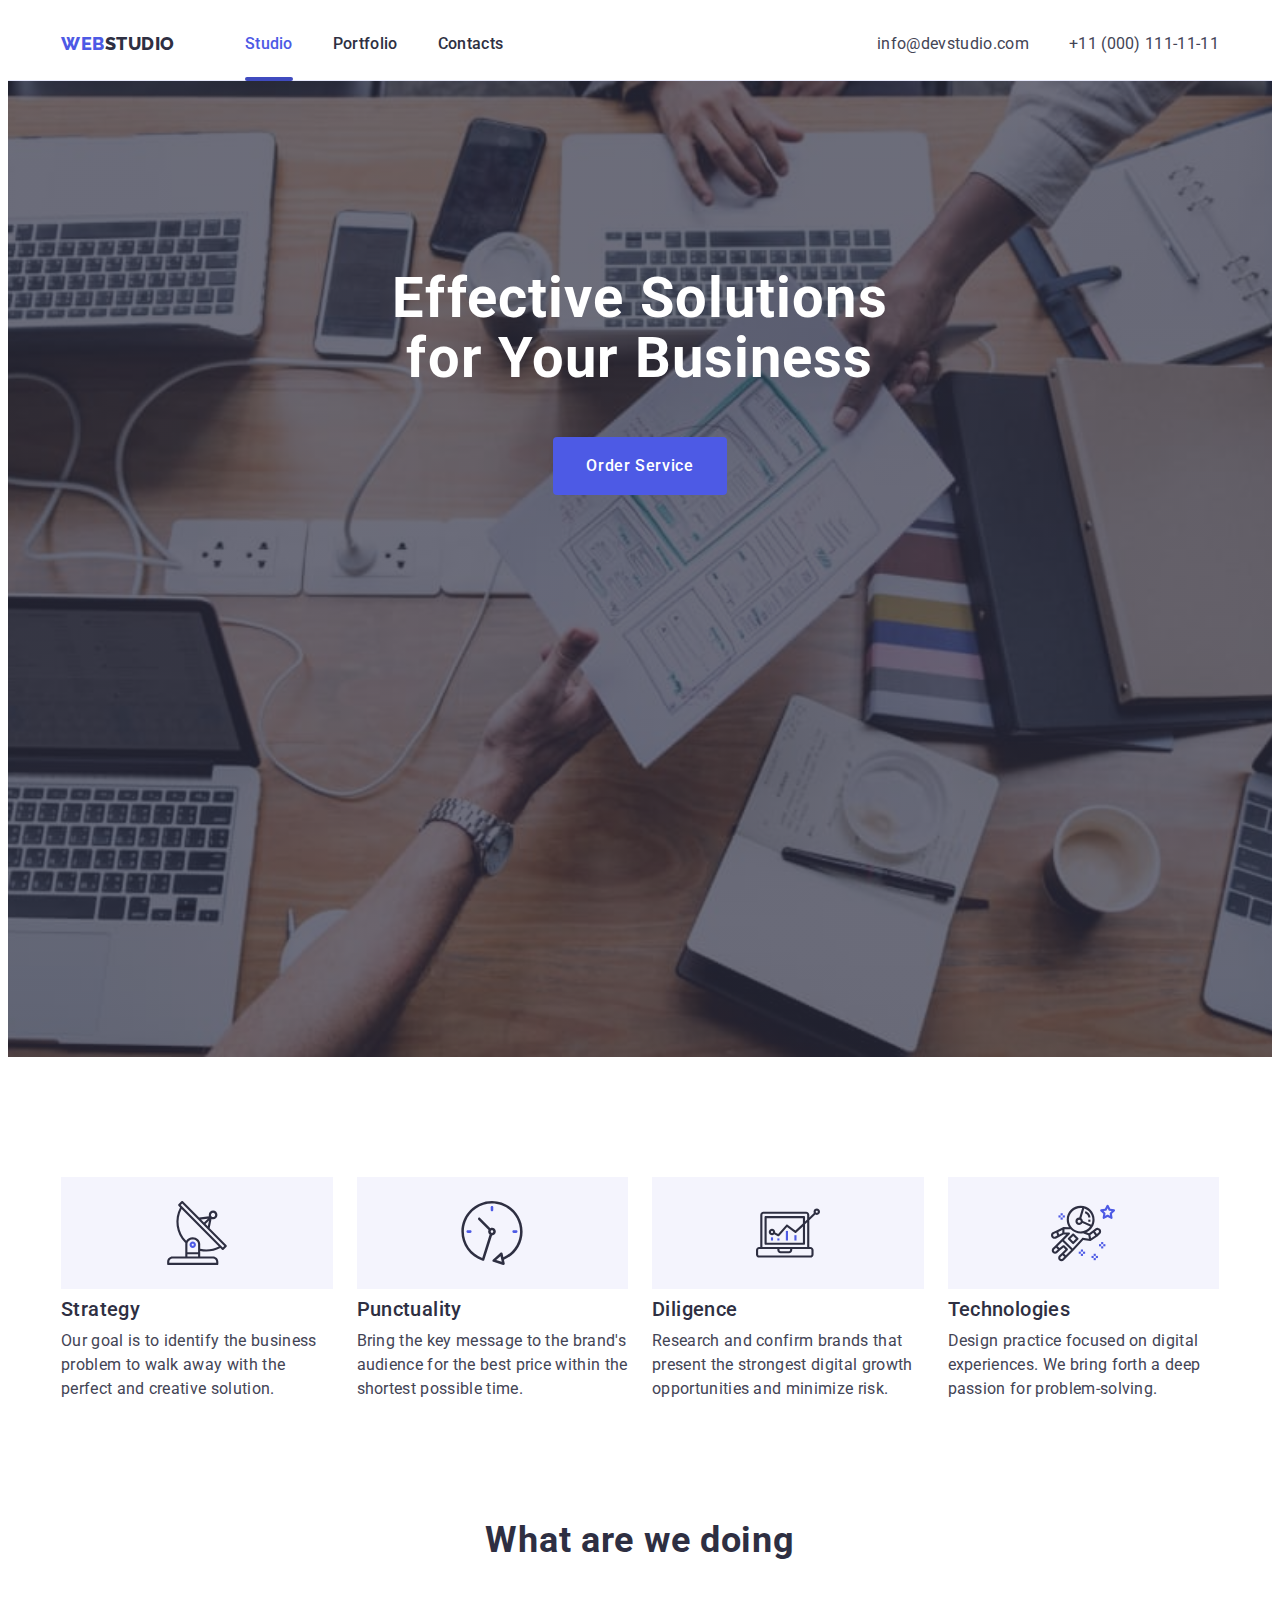
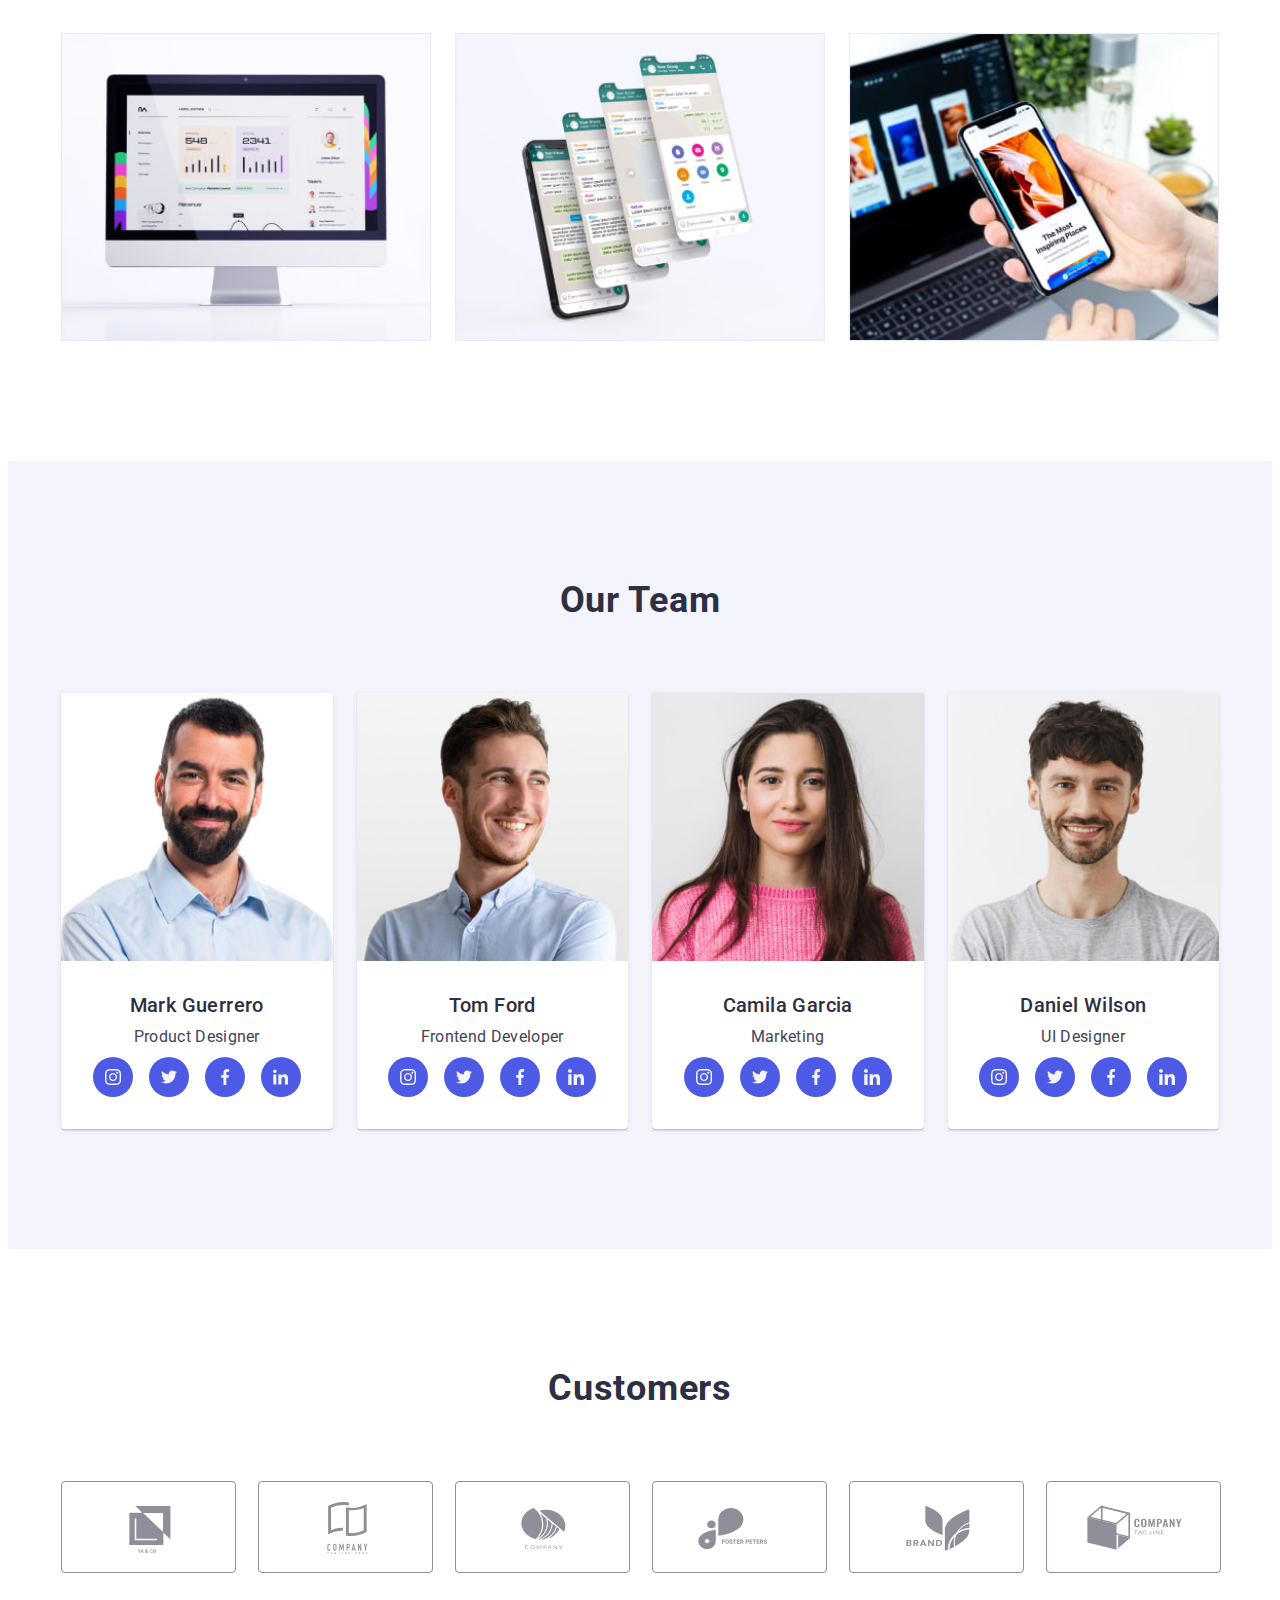
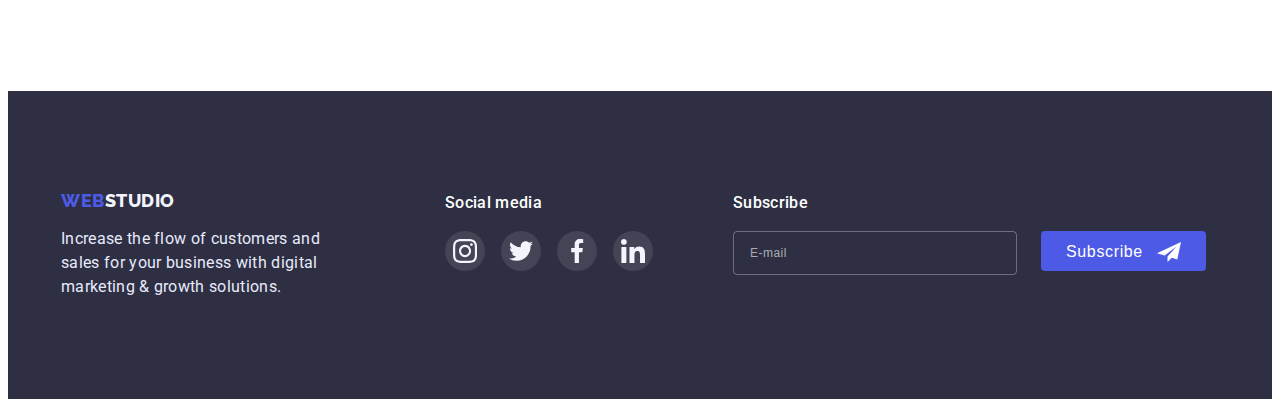
<file: index.html>
<!DOCTYPE html>
<html lang="en">
<head>
    <meta charset="UTF-8">
    <meta http-equiv="X-UA-Compatible" content="IE=edge">
    <meta name="viewport" content="width=device-width, initial-scale=1.0">
    <title>goit-markup-hw-07</title>
    <link rel="preconnect" href="https://fonts.googleapis.com"><link rel="preconnect" href="https://fonts.gstatic.com" crossorigin><link href="https://fonts.googleapis.com/css2?family=Raleway:wght@800&family=Roboto:wght@400;500;700&display=swap" rel="stylesheet">
    <link rel="stylesheet" href="https://cdnjs.cloudflare.com/ajax/libs/modern-normalize/1.1.0/modern-normalize.min.css" integrity="sha512-wpPYUAdjBVSE4KJnH1VR1HeZfpl1ub8YT/NKx4PuQ5NmX2tKuGu6U/JRp5y+Y8XG2tV+wKQpNHVUX03MfMFn9Q==" crossorigin="anonymous" referrerpolicy="no-referrer" />
    <link rel="stylesheet" href="./css/styles.css">
</head>
<body>
    <!-- Шапка сайту-->
    <header class="header">
        <div class="container header-container">
            <nav class="header-navigation">
                <a href="./index.html" class="header-logo link"> <span class="web-logo">Web</span>Studio</a>
                <ul class="header-site-list list">
                    <li class="header-item"><a href="./index.html" class="header-link link current">Studio</a></li>
                    <li class="header-item"><a href="./portfolio.html" class="header-link link">Portfolio</a></li>
                    <li class="header-item"><a href="" class="header-link link">Contacts</a></li>
                </ul> 
                <button type="button" data-menu-open class="menu-button is-open" width="40" height="40">
                    <svg width="32" height="22" >
                        <use class="icon-menu" href="./images/symbol-defs.svg#icon-poloskii"></use>
                    </svg>
                </button>
            </nav>
                <!-- Контакти -->
            <address class="header-adress">
                <ul class="header-nav-list list">
                    <li class="header-mail"><a href="mailto:info@devstudio.com" class="header-adress-link link">info@devstudio.com</a></li>
                    <li class="header-tel "><a href="tel:+110001111111" class="header-adress-link link">+11 (000) 111-11-11</a></li>
                </ul>
            </address>   
            <!-- Мобільне меню -->
        </div> 
        <div class="mob-menu is-hidden" data-menu >
            <div class="container-mob">
                <div>
                    <button type="button" data-menu-close class="modal-close is-close mode-modal-close ">
                            <svg width="8" height="8" class="rere">
                                <use class="icon-close" href="./images/symbol-defs.svg#icon-close-black"></use>
                            </svg>
                        </button>
                    <nav>
                        <ul class="mob-menu-site-list list">
                                <li class="mob-menu-item"><a href="./index.html" class="mob-menu-link link current">Studio</a></li>
                                <li class="mob-menu-item"><a href="./portfolio.html" class="mob-menu-link link">Portfolio</a></li>
                                <li class="mob-menu-item"><a href="" class="mob-menu-link link">Contacts</a></li>
                        </ul>
                    </nav> 
                </div>
                <div>
                    <address class="mob-menu-adress">
                        <ul class="mob-menu-nav-list list">
                            <li class="mob-tel"><a href="tel:+110001111111" class="mob-menu-tel link">+11 (000) 111-11-11</a></li>
                            <li class="mob-mail"><a href="mailto:info@devstudio.com" class="mob-menu-mail link">info@devstudio.com</a></li>
                        </ul>
                    </address>   
                    <ul class="mob-soc-list list">
                                        <li class="mob-soc-item"><a href="" class="mob-soc-link link"><svg class="team-soc-icon" width="24" height="24">
                                            <use href="./images/symbol-defs.svg#icon-instagram"></use>
                                        </svg></a></li>
                                        <li class="mob-soc-item"><a href="" class="mob-soc-link link"><svg class="team-soc-icon" width="24" height="24">
                                            <use href="./images/symbol-defs.svg#icon-twitter"></use>
                                        </svg></a></li>
                                        <li class="mob-soc-item"><a href="" class="mob-soc-link link"><svg class="team-soc-icon" width="24" height="24">
                                            <use href="./images/symbol-defs.svg#icon-facebook"></use>
                                        </svg></a></li>
                                        <li class="mob-soc-item"><a href="" class="mob-soc-link link"><svg class="team-soc-icon" width="24" height="24">
                                            <use href="./images/symbol-defs.svg#icon-linkedin"></use>
                                        </svg></a></li>
                                    </ul>
                </div>
            </div>
        </div>
        </div>
    </header>

    <main>
        <!--Назва сайту-->
        <section class="hero ">
            <div>
                <h1 class="hero-title">Effective Solutions for Your Business</h1>
                <button type="button" data-modal-open class="hero-button">Order Service</button>
            </div>
        </section>

        <!--Переваги-->
        <section class="features">
            <div class="container">
                <h2 class="hidden-title">Features </h2>
    
                <ul class="features-list list">
                    <li class="features-item icon-strategy">
                        <h3 class="features-title">Strategy</h3>
                        <p class="features-paragraph">Our goal is to identify the business
                            problem to walk away with the perfect and creative solution. </p>
                    </li>
                    <li class="features-item icon-punctuality">
                        <h3 class="features-title">Punctuality</h3>
                        <p class="features-paragraph">Bring the key message to the brand's audience for the best price within the shortest possible time. </p>
                    </li>
                    <li class="features-item icon-dilligence">
                        <h3 class="features-title">Diligence</h3>
                        <p class="features-paragraph">Research and confirm brands that present the strongest digital growth opportunities and minimize risk. </p>
                    </li>
                    <li class="features-item icon-technologiies">
                        <h3 class="features-title">Technologies</h3>
                        <p class="features-paragraph">Design practice focused on digital experiences. We bring forth a deep passion for problem-solving. </p>
                    </li>
                </ul>
            </div>
        </section>

        <!--Що ми робимо-->
        <section class="work">
            <div class="container">
                <h2 class="work-title">What are we doing</h2>
    
                <ul class="work-list list">
                    <li class="work-item"><img srcset ="./images/comp.jpg 1x, ./images/computer-2x.jpg 2x" src="./images/comp.jpg" alt="Computer" width="360"></li>
                    <li class="work-item"><img srcset ="./images/messenger.jpg 1x, ./images/screen-2x.jpg 2x" src="./images/messenger.jpg" alt="Messenger" width="360"></li>
                    <li class="work-item"><img srcset ="./images/iphone.jpg 1x, ./images/tel-2x.jpg 2x" src="./images/iphone.jpg" alt="Telephone" width="360"></li>
                </ul>
            </div>
        </section>

        <!--Наша команда-->
        <section class="team">
            <div class="container container-mini">
                <h2 class="team-title">Our Team</h2>
    
                <ul class="team-list list">
                    <li class="team-item">
                        <img 
                    srcset ="./images/mark.jpg 1x, ./images/mark-2x.jpg 2x"
                        src="./images/mark.jpg" alt="Mark Guerrero" width="264"/>
                        <div class="team-container">
                            <h3 class="team-name">Mark Guerrero</h3>
                            <p class="team-subtitle">Product Designer</p>
                            <ul class="team-soc-list list">
                                <li class="team-soc-item"><a href="" class="team-soc-link link"><svg class="team-soc-icon" width="16" height="16">
                                    <use href="./images/symbol-defs.svg#icon-instagram"></use>
                                </svg></a></li>
                                <li class="team-soc-item"><a href="" class="team-soc-link link"><svg class="team-soc-icon" width="16" height="16">
                                    <use href="./images/symbol-defs.svg#icon-twitter"></use>
                                </svg></a></li>
                                <li class="team-soc-item"><a href="" class="team-soc-link link"><svg class="team-soc-icon" width="16" height="16">
                                    <use href="./images/symbol-defs.svg#icon-facebook"></use>
                                </svg></a></li>
                                <li class="team-soc-item"><a href="" class="team-soc-link link"><svg class="team-soc-icon" width="15" height="16">
                                    <use href="./images/symbol-defs.svg#icon-linkedin"></use>
                                </svg></a></li>
                            </ul>
                        </div>
                    </li>
                    <li class="team-item">
                        <img srcset ="./images/tom.jpg 1x, ./images/tom-2x.jpg 2x"
                        src="./images/tom.jpg" alt="Tom Ford" width="264">
                        <div class="team-container">
                            <h3 class="team-name">Tom Ford</h3>
                            <p class="team-subtitle">Frontend Developer</p>
                            <ul class="team-soc-list list">
                                <li class="team-soc-item"><a href="" class="team-soc-link link"><svg class="team-soc-icon" width="16" height="16">
                                    <use href="./images/symbol-defs.svg#icon-instagram"></use>
                                </svg></a></li>
                                <li class="team-soc-item"><a href="" class="team-soc-link link"><svg class="team-soc-icon" width="16" height="16">
                                    <use href="./images/symbol-defs.svg#icon-twitter"></use>
                                </svg></a></li>
                                <li class="team-soc-item"><a href="" class="team-soc-link link"><svg class="team-soc-icon" width="16" height="16">
                                    <use href="./images/symbol-defs.svg#icon-facebook"></use>
                                </svg></a></li>
                                <li class="team-soc-item"><a href="" class="team-soc-link link"><svg class="team-soc-icon" width="16" height="16">
                                    <use href="./images/symbol-defs.svg#icon-linkedin"></use>
                                </svg></a></li>
                            </ul>
                        </div>
                    </li>
                    <li class="team-item">
                        <img srcset ="./images/camila.jpg 1x, ./images/camila-2x.jpg 2x"
                        src="./images/camila.jpg" alt="Camila Garcia" width="264">
                        <div class="team-container">
                            <h3 class="team-name">Camila Garcia</h3>
                            <p class="team-subtitle">Marketing</p>
                            <ul class="team-soc-list list">
                                <li class="team-soc-item"><a href="" class="team-soc-link link"><svg class="team-soc-icon" width="16" height="16">
                                    <use href="./images/symbol-defs.svg#icon-instagram"></use>
                                </svg></a></li>
                                <li class="team-soc-item"><a href="" class="team-soc-link link"><svg class="team-soc-icon" width="16" height="16">
                                    <use href="./images/symbol-defs.svg#icon-twitter"></use>
                                </svg></a></li>
                                <li class="team-soc-item"><a href="" class="team-soc-link link"><svg class="team-soc-icon" width="16" height="16">
                                    <use href="./images/symbol-defs.svg#icon-facebook"></use>
                                </svg></a></li>
                                <li class="team-soc-item"><a href="" class="team-soc-link link"><svg class="team-soc-icon" width="16" height="16">
                                    <use href="./images/symbol-defs.svg#icon-linkedin"></use>
                                </svg></a></li>
                            </ul>
                        </div>
                    </li>
                    <li class="team-item">
                        <img srcset ="./images/daniel.jpg 1x, ./images/daniel-2x.jpg 2x"
                        src="./images/daniel.jpg" alt="Daniel Wilson" width="264">
                        <div class="team-container">
                            <h3 class="team-name">Daniel Wilson</h3>
                            <p class="team-subtitle">UI Designer</p>
                            <ul class="team-soc-list list">
                                <li class="team-soc-item"><a href="" class="team-soc-link link"><svg class="team-soc-icon" width="16" height="16">
                                    <use href="./images/symbol-defs.svg#icon-instagram"></use>
                                </svg></a></li>
                                <li class="team-soc-item"><a href="" class="team-soc-link link"><svg class="team-soc-icon" width="16" height="16">
                                    <use href="./images/symbol-defs.svg#icon-twitter"></use>
                                </svg></a></li>
                                <li class="team-soc-item"><a href="" class="team-soc-link link"><svg class="team-soc-icon" width="16" height="16">
                                    <use href="./images/symbol-defs.svg#icon-facebook"></use>
                                </svg></a></li>
                                <li class="team-soc-item"><a href="" class="team-soc-link link"><svg class="team-soc-icon" width="16" height="16">
                                    <use href="./images/symbol-defs.svg#icon-linkedin"></use>
                                </svg></a></li>
                            </ul>
                        </div>
                    </li>
                </ul>
            </div>
        </section>
        <!-- Клієнти -->
        <section class="customers">
            <div class="container customers-container">
                <h2 class="customers-title">Customers</h2>
                <ul class="customers-list list">
                    <li class="customers-item"><a href="" class="customers-link link"><svg class="customers-icon" width="104" height="56">
                        <use href="./images/symbol-defs.svg#icon-logofirst"></use>
                    </svg></a></li>
                    <li class="customers-item"><a href="" class="customers-link link"><svg class="customers-icon" width="104" height="56">
                        <use href="./images/symbol-defs.svg#icon-logosec"></use>
                    </svg></a></li>
                    <li class="customers-item"><a href="" class="customers-link link"><svg class="customers-icon" width="104" height="56">
                        <use href="./images/symbol-defs.svg#icon-logothree"></use>
                    </svg></a></li>
                    <li class="customers-item"><a href="" class="customers-link link"><svg class="customers-icon" width="104" height="56">
                        <use href="./images/symbol-defs.svg#icon-logofour"></use>
                    </svg></a></li>
                    <li class="customers-item"><a href="" class="customers-link link"><svg class="customers-icon" width="104" height="56">
                        <use href="./images/symbol-defs.svg#icon-logofive"></use>
                    </svg></a></li>
                    <li class="customers-item"><a href="" class="customers-link link"><svg class="customers-icon" width="104" height="56">
                        <use href="./images/symbol-defs.svg#icon-logosix"></use>
                    </svg></a></li>
                </ul>
            </div>
        </section>
    </main>
    
    <!-- Футер -->
    <footer class="footer">
        <div class="container footer-container customers-container ">
            <div class="footer-list ">
                <a href="./index.html" class="footer-logo link"> <span class="web-logo">Web</span>Studio</a>
                <p class="footer-text">Increase the flow of customers and sales for your business with digital marketing & growth solutions.</p>
            </div>
            <div class="footer-soc-media-list ">
                <h2 class="footer-soc-title">Social media</h2>
                <ul class="team-soc-list list">
                    <li class="team-soc-item"><a href="" class="team-soc-link footer-soc-link link"><svg class="team-soc-icon footer-soc-icon" width="24" height="24">
                        <use href="./images/symbol-defs.svg#icon-instagram"></use>
                    </svg></a></li>
                    <li class="team-soc-item"><a href="" class="team-soc-link footer-soc-link link"><svg class="team-soc-icon footer-soc-icon" width="24" height="24">
                        <use href="./images/symbol-defs.svg#icon-twitter"></use>
                    </svg></a></li>
                    <li class="team-soc-item"><a href="" class="team-soc-link footer-soc-link link"><svg class="team-soc-icon footer-soc-icon" width="24" height="24">
                        <use href="./images/symbol-defs.svg#icon-facebook"></use>
                    </svg></a></li>
                    <li class="team-soc-item"><a href="" class="team-soc-link footer-soc-link link"><svg class="team-soc-icon footer-soc-icon" width="24" height="24">
                        <use href="./images/symbol-defs.svg#icon-linkedin"></use>
                    </svg></a></li>
            </div>
            <div class="footer-subscribe ">
                <h2 class="footer-soc-title">Subscribe</h2>
                <form class="online-form">
                    <input type="email" class="online-input " name="online-name" placeholder="E-mail">
                        <button class="button-subscribe " type="submit">Subscribe
                            <svg class="subscribe-icon" width="24" height="24">
                                    <use href="./images/symbol-defs.svg#icon-letter"></use>
                            </svg>
                        </button>
                </form>
            </div>
        </div>
    </footer>
    <!-- Бекдроп -->
    <div class="backdrop is-hidden" data-modal >
        <div class="modal">
            <button type="button" class="modal-close" data-modal-close><svg class="backdrop-icon" width="8" height="8">
                <use href="./images/symbol-defs.svg#icon-close-black"></use>
            </svg>
            </button>
            <p class="modal-title">Leave your contacts and we will call you back</p>
            <form class="modal-form">
                <div class="modal-field">
                    <label for="user-text" class="modal-input-text modal-input-name">Name</label>
                    <div class="input-wrap">
                        <input class="modal-input" name="user-text" id="user-text" type="text">
                        <svg class="modal-input-icon" width="18" height="18">
                            <use href="./images/symbol-defs.svg#icon-person"></use>
                        </svg>
                    </div>
                </div>

                <div class="modal-field">
                    <label for="user-tel" class="modal-input-text">Phone</label>
                    <div class="input-wrap">
                        <input class="modal-input" name="user-tel" id="user-tel" type="tel">
                        <svg class="modal-input-icon" width="18" height="18">
                            <use href="./images/symbol-defs.svg#icon-phone"></use>
                        </svg>
                    </div>
                </div>

                <div class="modal-field">
                    <label for="user-email" class="modal-input-text">Email</label>
                    <div class="input-wrap">
                        <input class="modal-input" name="user-email" id="user-email" type="email">
                        <svg class="modal-input-icon" width="18" height="18">
                            <use href="./images/symbol-defs.svg#icon-email"></use>
                        </svg>
                    </div>
                </div>
                <div class="modal-field-textarea">
                    <label for="user-comment" class="modal-input-text" >Comment</label>
                    <textarea class="modal-comment" name="user-comment" id="user-comment" placeholder="Text input"></textarea>
                </div>

                <div class="modal-field-check">
                    <input class="modal-check hidden-title" type="checkbox" id="policy" name="policy" value="true"/>
                    <label for="policy" class="check-text">
                        <span>
                            <svg class="check-icon" width="10" height="8">
                                <use href="./images/symbol-defs.svg#icon-done"></use>
                            </svg>
                        </span>
                        <div class="check-label">I accept the terms and conditions of the <a href="" class="check-button">Privacy Policy<a ></div></label>
                </div>
                <button class="button-send" type="submit">Send</button>
            </form>

        </div>
    </div>
    <script src="./js/modal.js"></script>
        <script src="./js/menu.js"></script>

</body>
</html>
</file>
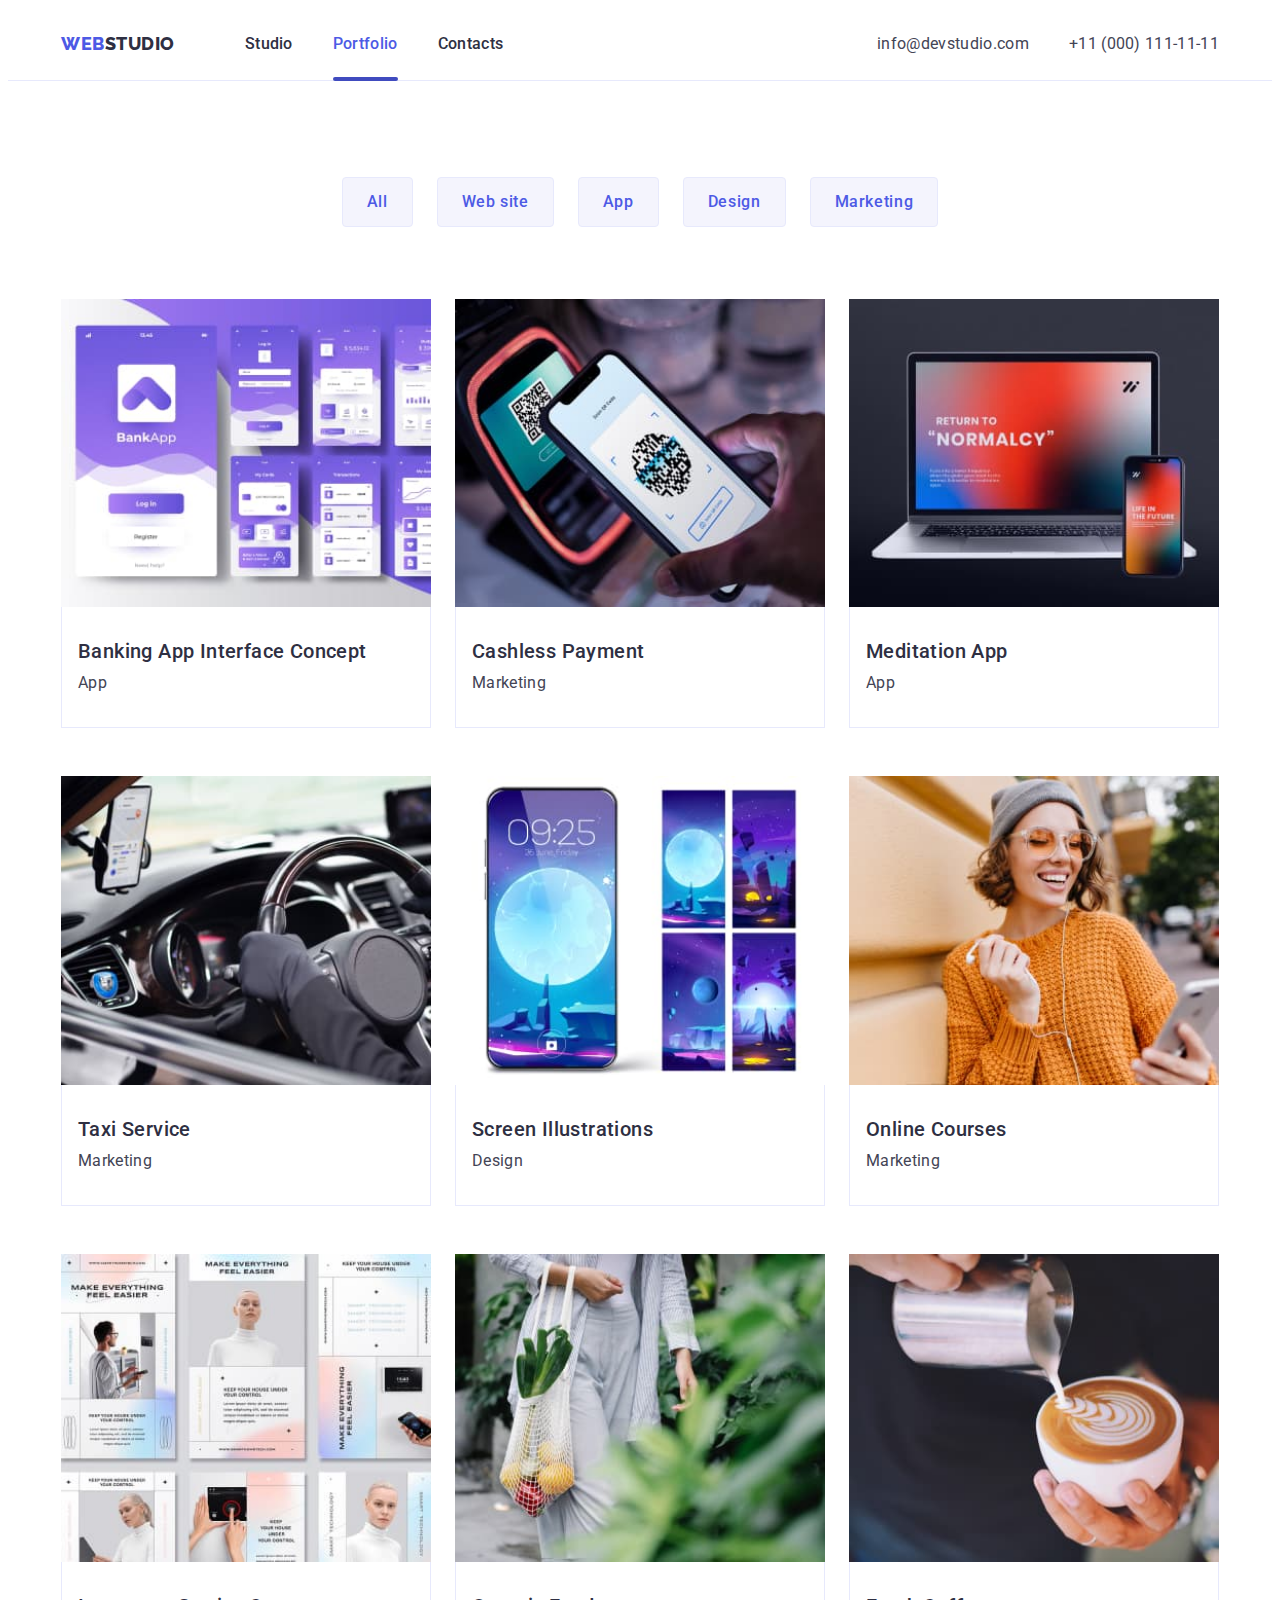
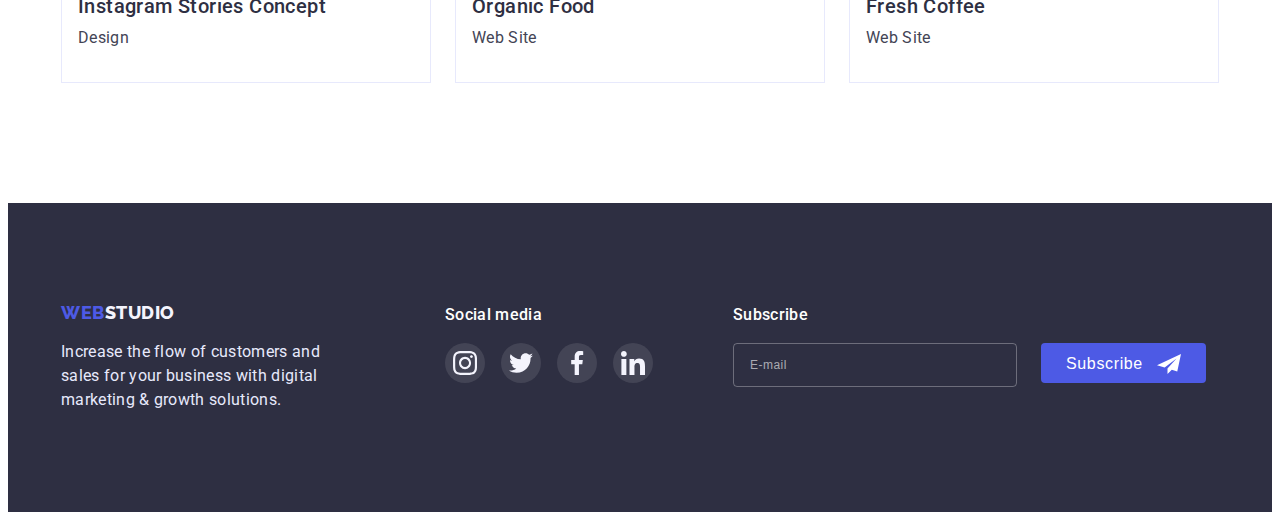
<file: portfolio.html>
<!DOCTYPE html>
<html lang="en">
<head>
    <meta charset="UTF-8">
    <meta http-equiv="X-UA-Compatible" content="IE=edge">
    <meta name="viewport" content="width=device-width, initial-scale=1.0">
    <title>goit-markup-hw-02</title>
    <link rel="preconnect" href="https://fonts.googleapis.com"><link rel="preconnect" href="https://fonts.gstatic.com" crossorigin><link href="https://fonts.googleapis.com/css2?family=Raleway:wght@800&family=Roboto:wght@400;500;700&display=swap" rel="stylesheet">
    <link rel="stylesheet" href="https://cdnjs.cloudflare.com/ajax/libs/modern-normalize/1.1.0/modern-normalize.min.css" integrity="sha512-wpPYUAdjBVSE4KJnH1VR1HeZfpl1ub8YT/NKx4PuQ5NmX2tKuGu6U/JRp5y+Y8XG2tV+wKQpNHVUX03MfMFn9Q==" crossorigin="anonymous" referrerpolicy="no-referrer" />
    <link rel="stylesheet" href="./css/styles.css">
</head>
<body>
    <!-- Шапка сайту-->
    <header class="header">
        <div class="container header-container">
            <nav class="header-navigation">
                <a href="./index.html" class="header-logo link"> <span class="web-logo">Web</span>Studio</a>
                <ul class="header-site-list list">
                    <li class="header-item"><a href="./index.html" class="header-link link">Studio</a></li>
                    <li class="header-item"><a href="./portfolio.html" class="header-link link current">Portfolio</a></li>
                    <li class="header-item"><a href="" class="header-link link">Contacts</a></li>
                </ul> 
            </nav>
                <!-- Контакти -->
                <address class="header-adress">
                    <ul class="header-nav-list list">
                        <li class="header-mail"><a href="mailto:info@devstudio.com" class="header-adress-link link">info@devstudio.com</a></li>
                        <li class="header-tel "><a href="tel:+110001111111" class="header-adress-link link">+11 (000) 111-11-11</a></li>
                    </ul>
                </address>  
        </div>
    </header>
    <main>
        <!-- Послуги -->
        <section class="services">
            <div class="container">
                <h2 class="hidden-title">Services</h2>
                <ul class="services-list list">
                    <li class="services-item"><button type="button" class="services-button">All</button></li>
                    <li class="services-item"><button type="button" class="services-button">Web site</button></li>
                    <li class="services-item"><button type="button" class="services-button">App</button></li>
                    <li class="services-item"><button type="button" class="services-button">Design</button></li>
                    <li class="services-item"><button type="button" class="services-button">Marketing</button></li>
                </ul>
                <!-- Приклади робіт -->
                <h2 class="hidden-title">work examples</h2>
                <ul class="examples-list list">
                    <li class="examples-item">
                        <a href="" class="link examples-link">
                            <div class="examples-top-wrap">
                                <img src="./portfolio/banking.jpg" alt="Banking app interface" width="360">
                                <p class="examples-top-text">14 Stylish and User-Friendly App Design Concepts · Task Manager App · Calorie Tracker App · Exotic Fruit Ecommerce App · Cloud Storage App</p>
                            </div>
                            <div class="examples-container">
                                <h3 class="examples-title">Banking App Interface Concept</h3>
                                <p class="examples-subtitle">App</p>
                            </div>
                        </a>
                    </li>
                    <li class="examples-item">
                        <a href="" class="link examples-link">
                            <div class="examples-top-wrap">
                                <img src="./portfolio/payment.jpg" alt="Cashless Payment" width="360">
                                <p class="examples-top-text">14 Stylish and User-Friendly App Design Concepts · Task Manager App · Calorie Tracker App · Exotic Fruit Ecommerce App · Cloud Storage App</p>
                            </div>
                            <div class="examples-container">
                                <h3 class="examples-title">Cashless Payment</h3>
                                <p class="examples-subtitle">Marketing</p>
                            </div>
                        </a>
                    </li>
                    <li class="examples-item">
                        <a href="" class="link examples-link">
                            <div class="examples-top-wrap">
                                <img src="./portfolio/laptop.jpg" alt="Laptop" width="360">
                                <p class="examples-top-text">14 Stylish and User-Friendly App Design Concepts · Task Manager App · Calorie Tracker App · Exotic Fruit Ecommerce App · Cloud Storage App</p>
                            </div>
                        <div class="examples-container">
                            <h3 class="examples-title">Meditation App</h3>
                            <p class="examples-subtitle">App</p>
                        </div>
                        </a>
                    </li>
                    <li class="examples-item">
                        <a href="" class="link examples-link">
                            <div class="examples-top-wrap">
                                <img src="./portfolio/taxi.jpg" alt="Taxi" width="360">
                                <p class="examples-top-text">14 Stylish and User-Friendly App Design Concepts · Task Manager App · Calorie Tracker App · Exotic Fruit Ecommerce App · Cloud Storage App</p>
                            </div>
                        <div class="examples-container">
                            <h3 class="examples-title">Taxi Service</h3>
                            <p class="examples-subtitle">Marketing</p>
                        </div>
                        </a>
                    </li>
                    <li class="examples-item">
                        <a href="" class="link examples-link">
                            <div class="examples-top-wrap">
                                <img src="./portfolio/screen.jpg" alt="Screen illustration" width="360">
                                <p class="examples-top-text">14 Stylish and User-Friendly App Design Concepts · Task Manager App · Calorie Tracker App · Exotic Fruit Ecommerce App · Cloud Storage App</p>
                            </div>
                        <div class="examples-container">
                            <h3 class="examples-title">Screen Illustrations</h3>
                            <p class="examples-subtitle">Design</p>
                        </div>
                        </a>
                    </li>
                    <li class="examples-item">
                        <a href="" class="link examples-link">
                            <div class="examples-top-wrap">
                                <img src="./portfolio/courses.jpg" alt="Girl" width="360">
                                <p class="examples-top-text">14 Stylish and User-Friendly App Design Concepts · Task Manager App · Calorie Tracker App · Exotic Fruit Ecommerce App · Cloud Storage App</p>
                            </div>
                        <div class="examples-container">
                            <h3 class="examples-title">Online Courses</h3>
                            <p class="examples-subtitle">Marketing</p>
                        </div>
                        </a>
                    </li>
                    <li class="examples-item">
                        <a href="" class="link examples-link">
                            <div class="examples-top-wrap">
                                <img src="./portfolio/inst.jpg" alt="Instagram stories" width="360">
                                <p class="examples-top-text">14 Stylish and User-Friendly App Design Concepts · Task Manager App · Calorie Tracker App · Exotic Fruit Ecommerce App · Cloud Storage App</p>
                            </div>
                        <div class="examples-container">
                            <h3 class="examples-title">Instagram Stories Concept</h3>
                            <p class="examples-subtitle">Design</p>
                        </div>
                        </a>
                    </li>
                    <li class="examples-item">
                        <a href="" class="link examples-link">
                            <div class="examples-top-wrap">
                                <img src="./portfolio/food.jpg" alt="Organic Food" width="360">
                                <p class="examples-top-text">14 Stylish and User-Friendly App Design Concepts · Task Manager App · Calorie Tracker App · Exotic Fruit Ecommerce App · Cloud Storage App</p>
                            </div>
                        <div class="examples-container">
                            <h3 class="examples-title">Organic Food</h3>
                            <p class="examples-subtitle">Web Site</p>
                        </div>
                        </a>
                    </li>
                    <li class="examples-item">
                        <a href="" class="link examples-link">
                            <div class="examples-top-wrap">
                                <img src="./portfolio/coffee.jpg" alt="cappuchino" width="360">
                                <p class="examples-top-text">14 Stylish and User-Friendly App Design Concepts · Task Manager App · Calorie Tracker App · Exotic Fruit Ecommerce App · Cloud Storage App</p>
                            </div>
                        <div class="examples-container">
                            <h3 class="examples-title">Fresh Coffee</h3>
                            <p class="examples-subtitle">Web Site</p>
                        </div>
                        </a>
                    </li>
                </ul>
            </div>
        </section>
    </main>
    <!-- Футер -->
    <footer class="footer">
        <div class="container footer-container">
            <div class="footer-list">
                <a href="./index.html" class="footer-logo link"> <span class="web-logo">Web</span>Studio</a>
                <p class="footer-text">Increase the flow of customers and sales for your business with digital marketing & growth solutions.</p>
            </div>
            <div class="footer-soc-media-list">
                <h2 class="footer-soc-title">Social media</h2>
                <ul class="team-soc-list list">
                    <li class="team-soc-item"><a href="" class="team-soc-link footer-soc-link link"><svg class="team-soc-icon footer-soc-icon" width="24" height="24">
                        <use href="./images/symbol-defs.svg#icon-instagram"></use>
                    </svg></a></li>
                    <li class="team-soc-item"><a href="" class="team-soc-link footer-soc-link link"><svg class="team-soc-icon footer-soc-icon" width="24" height="24">
                        <use href="./images/symbol-defs.svg#icon-twitter"></use>
                    </svg></a></li>
                    <li class="team-soc-item"><a href="" class="team-soc-link footer-soc-link link"><svg class="team-soc-icon footer-soc-icon" width="24" height="24">
                        <use href="./images/symbol-defs.svg#icon-facebook"></use>
                    </svg></a></li>
                    <li class="team-soc-item"><a href="" class="team-soc-link footer-soc-link link"><svg class="team-soc-icon footer-soc-icon" width="24" height="24">
                        <use href="./images/symbol-defs.svg#icon-linkedin"></use>
                    </svg></a></li>
            </div>
            <div class="footer-subscribe">
                <h2 class="footer-soc-title">Subscribe</h2>
                <form class="online-form">
                    <input type="email" class="online-input" name="online-name" placeholder="E-mail">
                        <button class="button-subscribe" type="submit">Subscribe
                            <svg class="subscribe-icon" width="24" height="24">
                                    <use href="./images/symbol-defs.svg#icon-letter"></use>
                            </svg>
                        </button>
                </form>
            </div>
        </div>
    </footer>
</body>
</html>
</file>
<file: css/styles.css>
:root {--main-text-color: #434455;
    --second-text-color: #2E2F42;
    --accent-color: #4D5AE5;
    --main-white-color: #ffffff;
    --second-cloud-color:  #F4F4FD;
    --corn-color: #E7E9FC;
    --hover-bgc: #404BBF;
    --second-hover-bgc: #31D0AA;
    --border-grey-color: #8E8F99;
    --logo-grey-color: #AFB1B8;
    --typical-line-height: 1.5;
    --typical-letter-spacing: 0.02em;
    --linear-gradient: linear-gradient(to right, rgba(46, 47, 66, 0.7), rgba(46, 47, 66, 0.7));
    --transition: 250ms cubic-bezier(0.4, 0, 0.2, 1);}

body {background-color: var(--main-white-color);
    color: var(--main-text-color);
    font-family: 'Roboto', sans-serif;
    font-weight: 400;}

h1, h2, h3, h4, h5, h6, p {margin: 0;}

ul {margin: 0; padding-left: 0;}

img {display: block;
max-width: 100%;
height: auto;
width: 100%;}

.list {list-style: none;}

.link {text-decoration: none;}

.no-scroll {overflow: hidden;}

.container { 
padding-left: 15px;
padding-right: 15px;
margin-left: auto;
margin-right: auto;}

.hidden-title {position: absolute;
    width: 1px;
    height: 1px;
    margin: -1px;
    border: 0;
    padding: 0;
    white-space: nowrap;
    clip-path: inset(100%);
    clip: rect(0 0 0 0);
    overflow: hidden;}

.header { border-bottom: 1px solid var(--corn-color);}

.header-navigation {display: flex;
align-items: center;}

.menu-button  {margin-left: auto;
    background-color: transparent;
    border: none;
stroke: var(--second-text-color)}

.menu-button {padding: 10px;}  

/* Навігація */

.header-site-list {display: none;}

/* Контакти */
.header-nav-list {display: none;}

/* Лого */

.header-logo {color: var(--second-text-color);
font-family: 'Raleway', sans-serif;
font-weight: 800;
font-size: 18px;
line-height: 1.33;
letter-spacing: 0.03em;
text-transform: uppercase;
margin-right: 70px;
transition: color var(--transition);}

.web-logo {color: var(--accent-color)}

.header-logo:hover,
.header-logo:focus,
.header-logo:active {color: var(--accent-color)}

/* моб меню */

.container-mob{padding-right: 40px;
padding-left: 40px;}

.mob-menu {position: fixed;
    background-color: #fff;
    top: 0;
    z-index: 1;
    width: 100%;
    height: 100%;
    padding-top: 40px;
    padding-bottom: 40px;}

.mob-menu > .container-mob {
    height: 100%;
    display: flex;
    flex-direction: column;
    justify-content: space-between;
    overflow-y: auto;}

.mob-menu-link{font-weight: 700;
font-size: 36px;
line-height: 1.11;
letter-spacing: var(--typical-letter-spacing);
color: var(--second-text-color);
padding-top: 0;
padding-bottom: 0;
transition: color var(--transition);}

.mob-menu-link:hover,
.mob-menu-link:focus,
.mob-menu-link:active { color: var(--accent-color);}

.mob-menu-site-list {margin-bottom: 64px;}

.container-mob .mode-modal-close {margin-bottom: 16px;}

.mob-menu-item:not(:last-child) {margin-bottom: 40px;}

.mob-menu-mail { font-style: normal;
font-weight: 500;
font-size: 20px;
line-height: 1.2;
color: var(--main-text-color);
letter-spacing: var(--typical-letter-spacing);
transition: color var(--transition);}

.mob-menu-mail:hover,
.mob-menu-mail:focus,
.mob-menu-mail:active {color: var(--accent-color);}


.mob-menu-tel {font-weight: 600;
font-size: 26px;
font-style: normal;
line-height: 1.11;
color: var(--accent-color);}

.mob-tel {margin-bottom: 40px;}

.mob-mail {margin-bottom: 48px;}

.mob-soc-list {display: flex;}

.mob-soc-item {width: 40px;
    height: 40px;}

.mob-soc-item:not(:last-child) {margin-right: 28px;}

.mob-soc-link {width: 100%;
    height: 100%;
    background-color: var(--accent-color);
    border-radius: 50%;
    display: flex;
    align-items: center;
    justify-content: center;
    fill: var(--second-cloud-color);
    transition: background-color var(--transition);}

.mob-soc-link:is(:hover,:focus,:active) {background-color: var(--hover-bgc);}

/* Назва сайту */

.hero {background-color: var(--second-text-color);
    text-align: center;
padding: 112px 55px;
max-width: 1440px;
margin-left: auto;
margin-right: auto;
background-repeat: no-repeat;
background-size: cover;
background-position: center;
background-image: var(--linear-gradient), url(../images/hero-mobile.jpg);}

@media (min-device-pixel-ratio: 2),
  (-webkit-min-device-pixel-ratio: 2),
  (min-resolution: 192dpi),
  (min-resolution: 2dppx) {
  .hero {background-image: var(--linear-gradient), url(../images/hero-mobile-2x.jpg);}}

.hero-title {font-size: 36px;
line-height: 1.11;
letter-spacing: var(--typical-letter-spacing);
color: var(--main-white-color);
margin-bottom: 72px;
margin-left: auto;
margin-right: auto;}

   /* Кнопка замовлення */

.hero-button {font-family: inherit;
    font-weight: 500;
    font-size: 16px;
    line-height: var(--typical-line-height);
    letter-spacing: 0.04em;
    color: var(--main-white-color);
    background-color: var(--accent-color);
    cursor: pointer;
    margin-left: auto;
    margin-right: auto;
    border: 1px solid transparent;
    border-radius: 4px;
padding: 16px 32px;
min-width: 169px;
transition: background-color var(--transition)}

.hero-button:hover,
.hero-button:focus,
.hero-button:active{background-color: var(--hover-bgc)}

/* Переваги */

.features {padding-top: 96px;
padding-bottom: 96px;}

.features-item { 
    margin-bottom: 71px;
width: 100%;}

.features-item:nth-child(4n + 4) { margin-bottom: 0;}

.features-item::before {display: flex;
    content: "";
    height: 112px;
    /* outline: 2px solid teal; */
    background-repeat: no-repeat;
    background-position: center;
    block-size: contain;
    background-color: var(--second-cloud-color);}

.icon-strategy::before {background-image: url(../images/strategy.svg);}

.icon-punctuality::before {background-image: url(../images/punctuality.svg);}

.icon-dilligence::before {background-image: url(../images/dilligence.svg);}

.icon-technologiies::before {background-image: url(../images/technologies.svg);}

.features-title {font-weight: 700;
    font-size: 36px;
    line-height: 1.11;
    letter-spacing: var(--typical-letter-spacing);
    color: var(--second-text-color);
    margin-bottom: 8px;
text-align: center;}

.features-paragraph {font-weight: 500;
    font-size: 16px;
    line-height: var(--typical-line-height);
    letter-spacing: var(--typical-letter-spacing);}

/* Що ми робимо */

.work {padding-bottom: 120px;}

.work-title, .team-title {font-size: 36px;
    text-align: center;
    line-height: 1.11;
    letter-spacing: var(--typical-letter-spacing);
    color: var(--second-text-color);}

.work-title {margin-bottom: 72px;}
    
.work-list {display: flex;}

.work-item {margin-right: 24px;}

.work-item:nth-child(3n + 3) {margin-right: 0;}

.work-item {flex-basis: calc((100% - 48px) / 3);}

/* Наша команда  */

.team {background: var(--second-cloud-color);
padding-top: 96px;
padding-bottom: 128px;}


.team-title {margin-bottom: 72px;}

.team-container {padding: 32px 16px;;
text-align: center;}

.team-item {background-color: var(--main-white-color);
    margin-bottom: 72px;

border-bottom-left-radius: 4px;
border-bottom-right-radius: 4px;
box-shadow: 0 2px 1px rgba(46, 47, 66, 0.08), 0 1px 1px rgba(46, 47, 66, 0.16), 0 1px 6px rgba(46, 47, 66, 0.08);}
    
.team-item:nth-child(4n+4) {margin-right: 0; margin-bottom: 0;}

.team-item {width: 100%;}

.team-name, .examples-title {font-weight: 500;
    font-size: 20px;
    line-height: 1.2;
    letter-spacing: var(--typical-letter-spacing);
    color:var(--second-text-color);}

.team-name {margin-bottom: 8px;}

.team-soc-list {display: flex;
justify-content: center;}

.team-soc-item {width: 40px;
    height: 40px;}

.team-soc-item:not(:last-child) {margin-right: 16px;}

.team-soc-link {width: 100%;
    height: 100%;
    background-color: var(--accent-color);
    border-radius: 50%;
    display: flex;
    align-items: center;
    justify-content: center;
    fill: var(--second-cloud-color);
    transition: background-color var(--transition);}

.team-soc-link:is(:hover,:focus) {background-color: var(--hover-bgc);}

/* Приклади робіт */

.examples-list {display: flex;
flex-wrap: wrap;
row-gap: 48px;
column-gap: 24px;}

.examples-item {flex-basis: calc((100% - 48px) / 3);}

.examples-item a {display: block;}

.examples-link {transition: box-shadow var(--transition);}

.examples-link:is(:hover, :focus){box-shadow: 0 1px 6px rgba(46, 47, 66, 0.08), 0 1px 1px rgba(46, 47, 66, 0.16), 0 1px 6px rgba(46, 47, 66, 0.08);}

.examples-container {padding-top: 32px;
padding-bottom: 32px;
padding-left: 16px;
border-bottom: 1px solid var(--corn-color);
border-left: 1px solid var(--corn-color);
border-right: 1px solid var(--corn-color);}

.examples-title {margin-bottom: 8px;}

.team-subtitle, .examples-subtitle {font-size: 16px;
color: var(--main-text-color);
line-height: var(--typical-line-height);
letter-spacing: var(--typical-letter-spacing);}

.team-subtitle {margin-bottom: 8px;}

.examples-top-wrap {position: relative;
overflow: hidden;}

.examples-top-text {position: absolute;
top: 0;
font-size: 16px;
line-height: var(--typical-line-height);
color: var(--second-cloud-color);
background-color: var(--accent-color);
padding: 32px 16px;
height: 100%;
transform: translateY(100%);
transition: transform var(--transition);}

.examples-link:is(:hover, :focus) .examples-top-text {transform: translateY(0);}

/*  Клієнти  */

.customers {padding-top: 96px;
padding-bottom: 96px;}

.customers-title {font-style: bold;
    font-size: 36px;
    line-height: 1.11;
    letter-spacing: var(--typical-letter-spacing);
    text-align: center;
    color: var(--second-text-color);
    margin-bottom: 72px;}

.customers-list {display: flex;
    flex-wrap: wrap;
    justify-content: center;
column-gap: 16px;
row-gap: 72px;}

.customers-item {
height: 90px;}

/* width: calc((100% - 120px) / 6); */

.customers-link {width: 100%;
height: 100%;
border: 1px solid var(--border-grey-color);
display: flex;
border-radius: 4px;
justify-content: center;
align-items: center;
color: var(--border-grey-color) ;
transition: border-color var(--transition), color var(--transition);}

.customers-icon {fill: currentColor;}

.customers-link:is(:hover, :focus) {border-color: var(--hover-bgc);
color: var(--hover-bgc);}

/* Футер */

.footer {background: var(--second-text-color);
padding-top: 96px;
padding-bottom: 96px;}

.footer-logo {color:var(--second-cloud-color);
    margin-left: auto;
    margin-right: auto;
    display: block;
    width: 114px;
    font-family: 'Raleway', sans-serif;
    font-weight: 800;
    font-size: 18px;
    line-height: 1.16;
    letter-spacing: 0.03em;
    text-transform: uppercase;
transition: color var(--transition);}

.footer-logo:hover,
.footer-logo:focus,
.footer-logo:active {color: var(--accent-color)}

.footer-text {font-size: 16px;
    line-height: var(--typical-line-height);
    letter-spacing: var(--typical-letter-spacing);
    color: var(--corn-color);
    margin-top: 16px;
    margin-left: auto;margin-right: auto;
width: 264px;}

.footer-soc-title {color: var(--main-white-color);
font-size: 16px;
font-weight: 500;
text-align: center;
margin-top: 72px;
line-height: var(--typical-line-height);
letter-spacing: var(--typical-letter-spacing);
margin-bottom: 16px;}

.footer-soc-link {background-color: rgba(255, 255, 255, 0.1);
transition: background-color var(--transition);}

.footer-soc-link:is(:hover,:focus) {
    background-color: var(--second-hover-bgc);}

/* Послуги */

.services-list {display: flex;
margin-bottom: 72px;
justify-content: center;}

.services {padding-top: 96px;
padding-bottom: 120px;}

    .services-button {font-family: inherit;
    font-weight: 500;
    font-size: 16px;
    line-height: var(--typical-line-height);
    letter-spacing: 0.04em;
    color: var(--accent-color);
    background-color: var(--second-cloud-color);
    cursor: pointer;
    border: 1px solid var(--corn-color);
    border-radius: 4px;
    padding: 12px 24px;
transition: color var(--transition), background-color var(--transition), box-shadow var(--transition), border-color var(--transition);}

.services-item:not(:last-child) {margin-right: 24px;}   

.services-button:is(:hover, :focus, :active) {color: var(--main-white-color);
background-color: var(--hover-bgc);
box-shadow: 0 2px 2px rgba(0, 0, 0, 0.12), 0 2px 1px rgba(0, 0, 0, 0.08), 0 3px 1px rgba(0, 0, 0, 0.1);
border-color: #404BBF;}

/* бекдроп */

.backdrop {
    position: fixed;
    top: 0;
    width: 100%;
    height: 100%;
    background-color: rgba(46, 47, 66, 0.4);
    transition: opacity var(--transition), visibility var(--transition);
}
.modal {
    position: absolute;
    top: 50%;
    left: 50%;
    transform: translate(-50%, -50%) scale(1);
    width: 90%;
    max-height: 90%;
    overflow-y: scroll;
    scroll-behavior: smooth;
    background-color: #FCFCFC;
    border-radius: 4px;
    padding: 24px;
transition: transform var(--transition);}

.is-hidden {
    opacity: 0;
    visibility: hidden;
    pointer-events: none;}

.backdrop.is-hidden .modal {    
    transform: translate(-50%, -50%) scale(0);}

.modal-close {width: 24px;
    height: 24px;
    background-color: var(--corn-color);
    border: 1px solid rgba(0, 0, 0, 0.1);
    border-radius: 50px;
    display: flex;
    align-items: center;
    justify-content: center;
    fill: #2E2F42;
    margin-left: auto;
    cursor: pointer;
    margin-bottom: 24px;
    transition: background-color var(--transition), fill var(--transition);}

.modal-close:is(:hover,:focus,:active) {background-color: var(--hover-bgc); fill: var(--main-white-color); border: var(--hover-bgc) ;}

.modal-title { font-weight: 500;
    font-size: 16px;
    line-height: var(--typical-line-height);
    letter-spacing: var(--typical-letter-spacing);
    color: var(--second-text-color);
text-align: center;
margin-bottom: 14px;}

.modal-input {
    width: 100%;
    height: 40px;
    border: 1px solid rgba(33, 33, 33, 0.2);
    border-radius: 4px;
    color: var(--second-text-color);
    padding-left: 38px; 
    outline: transparent;
    transition: border-color var(--transition), fill var(--transition);}

.modal-input:focus, .modal-comment:focus {
    border-color: var(--accent-color);}

.modal-input:focus + .modal-input-icon {
    fill: var(--accent-color)}

.modal-input-text {
    font-size: 12px;
    line-height: 1.16;
    letter-spacing: 0.01em;
    color: var(--border-grey-color);
    margin-bottom: 4px;
    display: block;}

.modal-input-name {
        line-height: 1.33;
    letter-spacing: 0.04em;}

.modal-field {margin-bottom: 8px;}

.modal-field-check {margin-top: 12px;}

.input-wrap {
    position: relative;}

.modal-input-icon{
    position: absolute;
    left: 16px;
    top: 50%;
    transform: translateY(-50%);
    fill: #2E2F42;}

.modal-comment {width: 100%;
    height: 120px;
    border: 1px solid rgba(33, 33, 33, 0.2);
    border-radius: 4px;
    color: var(--second-text-color);
    padding: 8px 16px; 
    outline: transparent;
    resize: none;
    transition: border-color var(--transition);}

.modal-comment::placeholder {font-size: 12px;
    line-height: 1.33;
    letter-spacing: 0.04em;
    color: rgba(117, 117, 117, 0.5);}

.check-text {font-weight: 400;
    line-height: 1.33;
    letter-spacing: 0.04em;
        color: #757575;
        display: flex;}

.check-link {color: var(--accent-color);}

.check-text span {
    display: flex;
    align-items: center;
    justify-content: center;
    width: 16px;
    height: 16px;
    border: 1.25px solid var(--second-text-color);
    border-radius: 2px;
    margin-right: 8px;
    transition: fill var(--transition), background-color var(--transition);
    fill: transparent;}

.check-label {font-size: 12px;
    height: 16px;
        line-height: 1.33;
    letter-spacing: 0.04em;}

.check-button {color: var(--accent-color);}

.modal-check:checked + .check-text span {
    background-color: var(--hover-bgc);
    border: 1.25px solid var(--hover-bgc);
    fill: var(--second-cloud-color);
}

.button-send {display: flex;
    font-weight: 500;
    font-size: 16px;
    line-height: var(--typical-line-height);
    letter-spacing: 0.04em;
    color: var(--main-white-color);
    background-color: var(--accent-color);
    cursor: pointer;
    margin-left: auto;
    margin-right: auto;
justify-content: center;
    border: 1px solid transparent;
    border-radius: 4px;
padding: 16px 32px;
min-width: 169px;
transition: background-color var(--transition), box-shadow var(--transition);
margin-top: 24px;}

.button-send:is(:hover, :focus, :active) {
background-color: var(--hover-bgc);
box-shadow: 0 4px 4px rgba(0, 0, 0, 0.15);}

.button-subscribe {
    font-weight: 500;
    font-size: 16px;
    line-height: var(--typical-line-height);
    letter-spacing: 0.04em;
    color: var(--main-white-color);
    background-color: var(--accent-color);
    cursor: pointer;
justify-content: center;
    border: 1px solid transparent;
    border-radius: 4px;
padding-top: 8px;
padding-bottom: 8px;
padding-left: 24px;
margin-left: auto;
margin-right: auto;
display: block;
padding-right: 64px;
position: relative;
max-width: 165px;
height: 40px;
transition: background-color var(--transition), box-shadow var(--transition);}

.button-subscribe:is(:hover, :focus, :active) {
background-color: var(--hover-bgc);
box-shadow: 0 4px 4px rgba(0, 0, 0, 0.15);
}

.subscribe-icon {position: absolute;
top: 8px;
right: 24px;
fill: var(--main-white-color);}

.online-input {
    width: 100%;
    height: 40px;
    background-color: transparent;
    border: 1px solid rgba(255, 255, 255, 0.3);
    border-radius: 4px;
    margin-bottom: 16px;
    padding-left: 16px;
    color: var(--corn-color);
    transition: border-color var(--transition), fill var(--transition);}

.online-input:focus {
    border-color: var(--accent-color);}

.online-input::placeholder {
font-size: 12px;
line-height: 2;
letter-spacing: 0.04em;
color: rgba(255, 255, 255, 0.6);
padding-top: 8px;
padding-bottom: 8px;}

.online-form {
flex-wrap: wrap;}

/* MEDIA */

@media screen and (max-width: 1199px) { 
    .features-item::before {display: none;}
    .work {display: none;}
}

/* MEDIA MOBILE */

@media screen and (min-width: 480px) {
    .container {max-width: 428px;}
    
.features-item:nth-child(4n + 4) { margin-bottom: 0;}

.customers-item {flex-basis: calc((100% - 16px) / 2);}
.container.container-mini {max-width: 294px;}

.hero-title {width: 319px;}

.hero {background-image: var(--linear-gradient), url(../images/hero-tablet.jpg);}

@media (min-device-pixel-ratio: 2),
  (-webkit-min-device-pixel-ratio: 2),
  (min-resolution: 192dpi),
  (min-resolution: 2dppx) {
  .hero {background-image: var(--linear-gradient), url(../images/hero-tablet-2x.jpg);}
}

.mob-menu-tel {
font-size: 36px;}

.mob-soc-item:not(:last-child) {margin-right: 56px;}
.modal {width: 408px;

}

/* MEDIA TABLET */

@media screen and (min-width: 768px) {
    .container {max-width: 768px;}

.container.container-mini {max-width: 582px;}

    .features-list {display: flex;
    flex-wrap: wrap;
column-gap: 24px; 
row-gap: 72px;}

.features-title {text-align: left;}

.features-item {flex-basis: calc((100% - 24px) / 2);
    margin-bottom: 0;}


.team-list {display: flex;
flex-wrap: wrap;
column-gap: 24px; 
row-gap: 64px;}

.team-item {flex-basis: calc((100% - 24px) / 2);
margin-bottom: 0;
width: 100%;}

.team {padding-bottom: 104px;}

.customers-list {column-gap: 24px; } 

.customers-item{flex-basis: calc((100% - 24px) / 2);}

.customers-container {max-width: 582px;}

.customers-item {flex-basis: calc((100% - 48px) / 3);}

.footer-container {display: flex;
    flex-wrap: wrap;
    justify-content: baseline;
    column-gap: 24px;
    row-gap: 70px;}

.footer-logo {margin-left: 0;} 

.footer-soc-title {text-align: left;
margin-top: 0;}

.online-form {display: flex;
flex-wrap: nowrap;}

.online-input {margin-bottom: 0;
        margin-right: 24px;
width: 264px;}

.hero-title {width: 496px;
font-size: 56px;
line-height: 1.07;
margin-bottom: 40px;}

.hero {padding: 112px 137px 108px 137px;

height: 436px;}

.hero {background-image: var(--linear-gradient), url(../images/office.jpg);}

@media (min-device-pixel-ratio: 2),
  (-webkit-min-device-pixel-ratio: 2),
  (min-resolution: 192dpi),
  (min-resolution: 2dppx) {
  .hero {background-image: var(--linear-gradient), url(../images/hero-office-2x.jpg);}
}

.header-site-list {display: flex;}

.header-item:not(:last-child) {margin-right: 40px;}

.header-container {display: flex;
align-items: center;}
/* Навігація */

.header-link {font-weight: 500;
    font-size: 16px;
    line-height: var(--typical-line-height);
    letter-spacing: var(--typical-letter-spacing);
    color: var(--second-text-color);
transition: color var(--transition);}

.header-link:hover,
.header-link:focus,
.header-link:active { color: var(--accent-color);}
.current {color: var(--accent-color);
    position: relative;}

.current::after {
    content: "";
    position: absolute;
    left: 0;
    bottom: -0.9px;
    display: block;
    width: 100%;
    height: 4px;
    background-color: var(--hover-bgc);
    border-radius: 2px;}
/* Контакти */

.header-adress-link {font-style: normal;
font-size: 16px;
line-height: var(--typical-line-height);
letter-spacing: var(--typical-letter-spacing);
color: var(--main-text-color);
transition: color var(--transition);}

.header-adress-link:hover,
.header-adress-link:focus,
.header-adress-link:active {color: var(--accent-color);}

.header-adress {margin-left: auto;}

.header-mail {margin-right: 40px;}

.header a {
    display: block;
padding-top: 24px;
padding-bottom: 24px;}

.menu-button {display: none;}

.header-nav-list {display: flex}

.modal {
    max-height: 90%;}

}

/* media tablet header */
@media screen and (min-width: 768px) and (max-width: 1199px) {

.header-nav-list {display: block;
padding-top: 24px;
padding-bottom: 10px;}  

.header-mail {margin-right: 0;
margin-bottom: 4px;}

.header-adress-link {font-size: 12px;
line-height: 1.33;
letter-spacing: 0.04em;}

.header-nav-list .header-adress-link {padding-top: 0;
padding-bottom: 0;}
}


/* MEDIA DESKTOP */

@media screen and (min-width: 1200px) {
    .container {max-width: 1158px;}
.features {padding-top: 120px;
padding-bottom: 120px;}

    .features-item {flex-basis: calc((100% - 72px) / 4);}

    .features-title {margin-top: 8px;
    font-weight: 500;
    font-size: 20px;
    line-height: 1.2;}

    .features-paragraph {font-weight: 400;}

    .container.container-mini {max-width: 1158px;}

    .team {padding-top: 120px;
        padding-bottom: 120px;}

    .team-item {flex-basis: calc((100% - 72px) / 4);}  

    .customers-item {flex-basis: calc((100% - 120px) / 6);}
    .customers {padding-top: 120px;
padding-bottom: 120px;}

.footer {
padding-top: 100px;
padding-bottom: 100px;}

.footer-container {
flex-wrap: nowrap;
gap: 0;}
.footer-subscribe {margin-left: 80px;}

.footer-list {margin-right: 120px;}

.hero {padding-top: 188px;
    padding-bottom: 188px;
    height: 600px;}

.hero-title {margin-bottom: 48px;}

}
</file>
